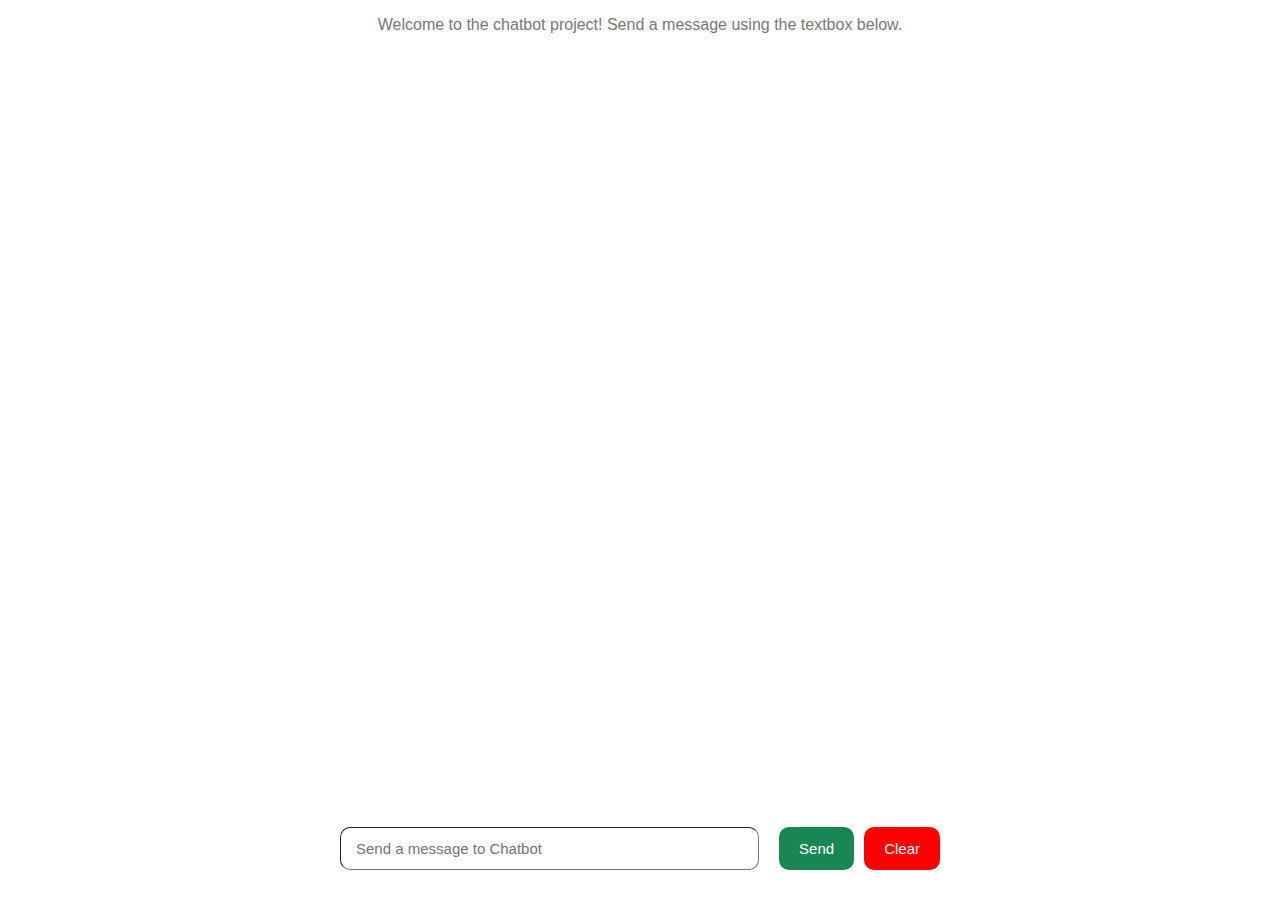
<file: chatbot-project/index.html>
<!doctype html>
<html lang="en">
  <head>
    <meta charset="UTF-8" />
    <link rel="icon" type="image/svg+xml" href="/chatbot-project/assets/robot-C7KxgfIL.png" />
    <meta name="viewport" content="width=device-width, initial-scale=1.0" />
    <title>Chatbot - A simple Chat assistant</title>
    <script type="module" crossorigin src="/chatbot-project/assets/index-BPwIa9PL.js"></script>
    <link rel="stylesheet" crossorigin href="/chatbot-project/assets/index-CFIcAGuX.css">
  </head>
  <body>
    <div id="root"></div>
  </body>
</html>
</file>
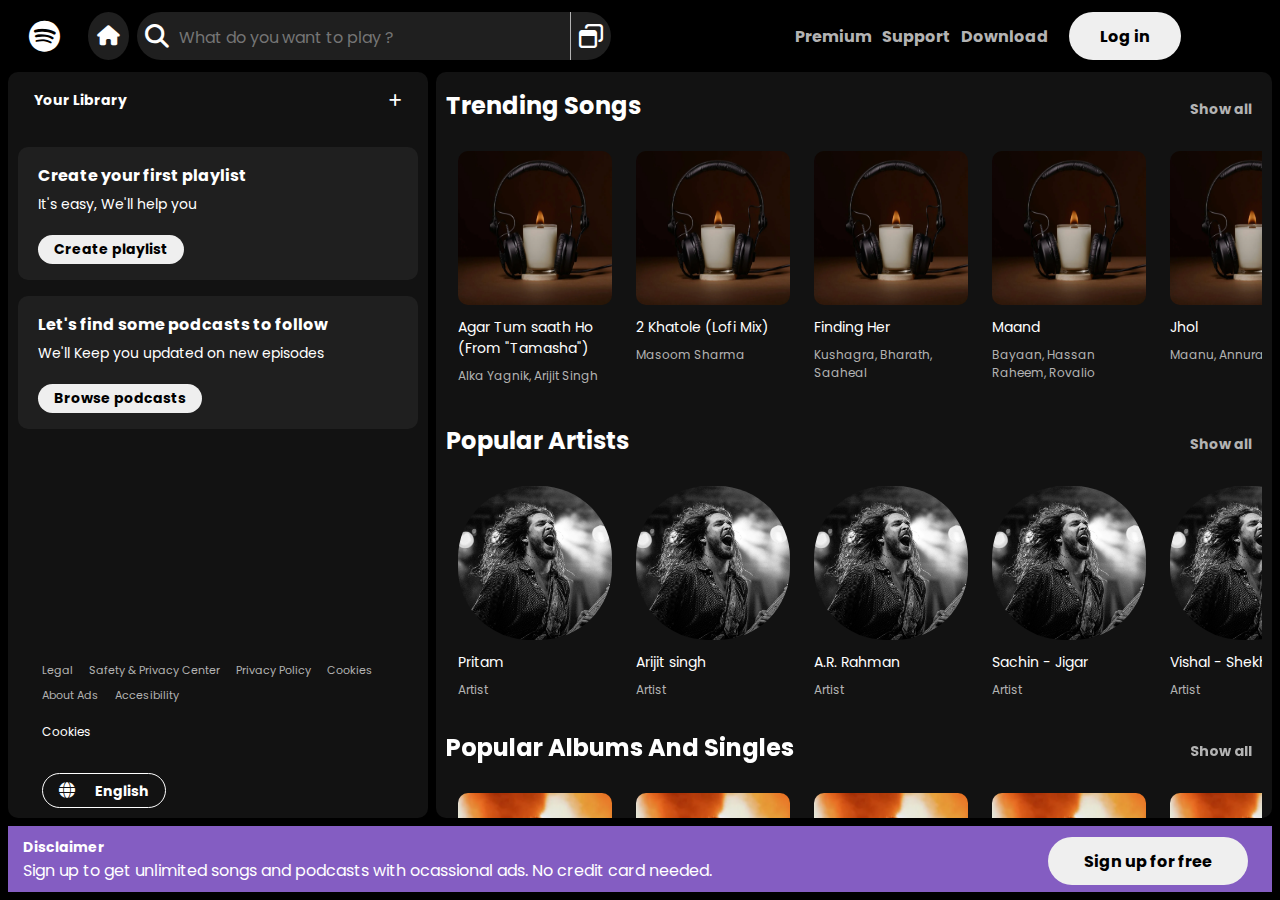
<file: music-ui/index.html>
<!DOCTYPE html>
<html lang="en">

    <head>
        <meta charset="UTF-8">
        <meta name="viewport" content="width=device-width, initial-scale=1.0">

        <link rel="stylesheet" href="https://cdnjs.cloudflare.com/ajax/libs/font-awesome/6.7.2/css/all.min.css" integrity="sha512-Evv84Mr4kqVGRNSgIGL/F/aIDqQb7xQ2vcrdIwxfjThSH8CSR7PBEakCr51Ck+w+/U6swU2Im1vVX0SVk9ABhg==" crossorigin="anonymous" referrerpolicy="no-referrer" />

        <link rel="stylesheet" href="styles.css">

        <link rel="icon" sizes="32x32" type="image/png" href="images/favicon.png"/>

        <title>Beatstream - Beatstream inspired UI clone</title>

    </head>

    <body>

        <header>
            
            <nav>
                <div class="logo-box">
                    <i class="fa-brands fa-spotify"></i>
                </div>

                <div class="left-header">

                    <div class="home-box">
                        <i class="fa-solid fa-house"></i>
                    </div>

                    <div class="search-box">

                        <div class="icons">
                            <i class="fa-solid fa-magnifying-glass"></i>
                        </div>

                        <div class="search-bar">
                            <input type="text" placeholder="What do you want to play &#63;">
                        </div>

                        <div class="icons browse">
                            <i class="fa-regular fa-window-restore"></i>
                        </div>
                    </div>

                </div>

                <div class="right-header">
                    <div class="texts">Premium</div>
                    <div class="texts">Support</div>
                    <div class="texts">Download</div>
                    <div class="texts spl">&#x7C;</div>
                    <div class="texts spl"><i class="fa-solid fa-circle-arrow-down"></i> Install App</div>
                    <div class="texts spl">Sign up</div>    
                    <button>Log in</button>
                </div>
            </nav>

        </header>

        <div class="hidden">
            <i class="fa-solid fa-bars"></i>
        </div>

        <div class="sidebar">

            <div class="library">
                Your Library 
                <i class="fa-solid fa-plus"></i>
            </div>

            <section class="upper-section">

                <section class="upper">
                    <span>Create your first playlist</span>
                    <span>It's easy, We'll help you</span>
                    <button>Create playlist</button>
                </section>
            
                <section class="upper">
                    <span>Let's find some podcasts to follow</span>
                    <span>We'll Keep you updated on new episodes</span>
                    <button>Browse podcasts</button>
                </section>

            </section>

            <div class="side-footer">
                <span>Legal</span>
                <span>Safety & Privacy Center</span>
                <span>Privacy Policy</span>
                <span>Cookies</span>
                <span>About Ads</span>
                <span>Accesibility</span>
                <div><span>Cookies</span></div>
                <button class="lang"><span><i class="fa-solid fa-globe"></i></span>English</button>
            </div>


        </div>

        <main>
            <div class="main-div">

                <section class="body-section">

                    <div class="title">
                        <a href="">Trending Songs</a>
                        <a href="">Show all</a>
                    </div>

                    <div class="songs">

                        <div class="song-box">

                            <div class="thumbnail">
                                <img src="images/music.png" alt="">
                            </div>

                            <div class="song-info">
                                <p>Agar Tum saath Ho (From "Tamasha")</p>
                                <p>Alka Yagnik, Arijit Singh</p>
                            </div>
                        
                        </div>

                        <div class="song-box">

                            <div class="thumbnail">
                                <img src="images/music.png" alt="">
                            </div>

                            <div class="song-info">
                                <p>2 Khatole (Lofi Mix)</p>
                                <p>Masoom Sharma</p>
                            </div>
                        
                        </div>

                        <div class="song-box">

                            <div class="thumbnail">
                                <img src="images/music.png" alt="">
                            </div>

                            <div class="song-info">
                                <p>Finding Her</p>
                                <p>Kushagra, Bharath, Saaheal</p>
                            </div>
                        
                        </div>

                        <div class="song-box">

                            <div class="thumbnail">
                                <img src="images/music.png" alt="">
                            </div>

                            <div class="song-info">
                                <p>Maand</p>
                                <p>Bayaan, Hassan Raheem, Rovalio</p>
                            </div>
                        
                        </div>

                        <div class="song-box">

                            <div class="thumbnail">
                                <img src="images/music.png" alt="">
                            </div>

                            <div class="song-info">
                                <p>Jhol</p>
                                <p>Maanu, Annural Khalid</p>
                            </div>
                        
                        </div>

                        <div class="song-box">

                            <div class="thumbnail">
                                <img src="images/music.png" alt="">
                            </div>

                            <div class="song-info">
                                <p>Pal Pal</p>
                                <p>Afusic, AliSoomroMusic</p>
                            </div>
                        
                        </div>

                    </div>                

                </section>

                <section class="body-section">

                    <div class="title">
                        <a href="">Popular Artists</a>
                        <a href="">Show all</a>
                    </div>

                    <div class="songs">

                        <div class="song-box-special">

                            <div class="thumbnail artist">
                                <img src="images/artist.png" alt="">
                            </div>

                            <div class="song-info">
                                <p>Pritam</p>
                                <p>Artist</p>
                            </div>
                        
                        </div>

                        <div class="song-box-special">

                            <div class="thumbnail artist">
                                <img src="images/artist.png" alt="">
                            </div>

                            <div class="song-info">
                                <p>Arijit singh</p>
                                <p>Artist</p>
                            </div>
                        
                        </div>

                        <div class="song-box-special">

                            <div class="thumbnail artist">
                                <img src="images/artist.png" alt="">
                            </div>

                            <div class="song-info">
                                <p>A.R. Rahman</p>
                                <p>Artist</p>
                            </div>
                        
                        </div>

                        <div class="song-box-special">

                            <div class="thumbnail artist">
                                <img src="images/artist.png" alt="">
                            </div>

                            <div class="song-info">
                                <p>Sachin - Jigar</p>
                                <p>Artist</p>
                            </div>
                        
                        </div>

                        <div class="song-box-special">

                            <div class="thumbnail artist">
                                <img src="images/artist.png" alt="">
                            </div>

                            <div class="song-info">
                                <p>Vishal - Shekhar</p>
                                <p>Artist</p>
                            </div>
                        
                        </div>

                        <div class="song-box-special">

                            <div class="thumbnail artist">
                                <img src="images/artist.png" alt="">
                            </div>

                            <div class="song-info">
                                <p>Atif Aslam</p>
                                <p>Artist</p>
                            </div>
                        
                        </div>
                        
                    </div>                

                </section>

                <section class="body-section">

                    <div class="title">
                        <a href="">Popular Albums And Singles</a>
                        <a href="">Show all</a>
                    </div>

                    <div class="songs">

                        <div class="song-box">

                            <div class="thumbnail">
                                <img src="images/popular.png" alt="">
                            </div>

                            <div class="song-info">
                                <p>Ye Jawaani Hai Deewani</p>
                                <p>Pritam</p>
                            </div>
                        
                        </div>

                        <div class="song-box">

                            <div class="thumbnail">
                                <img src="images/popular.png" alt="">
                            </div>

                            <div class="song-info">
                                <p>Sanam Teri Kasam (Original Motion.....</p>
                                <p>Himesh Reshamiya, Sameer Anjaan, Subrat...</p>
                            </div>
                        
                        </div>

                        <div class="song-box">

                            <div class="thumbnail">
                                <img src="images/popular.png" alt="">
                            </div>

                            <div class="song-info">
                                <p>Finding Her</p>
                                <p>Kushagra, Bharath, Saaheal</p>
                            </div>
                        
                        </div>

                        <div class="song-box">

                            <div class="thumbnail">
                                <img src="images/popular.png" alt="">
                            </div>

                            <div class="song-info">
                                <p>Aashiqui 2</p>
                                <p>Mithoon, Ankit Tiwari, Jeet Gannguli</p>
                            </div>
                        
                        </div>

                        <div class="song-box">

                            <div class="thumbnail">
                                <img src="images/popular.png" alt="">
                            </div>

                            <div class="song-info">
                                <p>Glory</p>
                                <p>Yo Yo Honey Singh</p>
                            </div>
                        
                        </div>

                        <div class="song-box">

                            <div class="thumbnail">
                                <img src="images/popular.png" alt="">
                            </div>

                            <div class="song-info">
                                <p>Raanjhan (From "Do Patti")</p>
                                <p>Sachet-Parampara, Parampara Tandon, ... </p>
                            </div>
                        
                        </div>

                    </div>                

                </section>

                <section class="body-section">

                    <div class="title">
                        <a href="">Popular radio</a>
                        <a href="">Show all</a>
                    </div>

                    <div class="songs">

                        <div class="song-box-special">

                            <div class="thumbnail">
                                <img src="images/radio.png" alt="">
                            </div>

                            <div class="song-info-radio">
                                <p>with Sachin Jigar, Amit Trivedi, mithoo...</p>
                            </div>
                        
                        </div>

                        <div class="song-box-special">

                            <div class="thumbnail">
                                <img src="images/radio.png" alt="">
                            </div>

                            <div class="song-info-radio">
                                <p>With A.R. Rahman, vishal-Shekhar, Ajay...</p>
                            </div>
                        
                        </div>

                        <div class="song-box-special">

                            <div class="thumbnail">
                                <img src="images/radio.png" alt="">
                            </div>

                            <div class="song-info-radio">
                                <p>With Karan Aujla, Shubh, Sidhu Moosw...</p>
                            </div>
                        
                        </div>

                        <div class="song-box-special">

                            <div class="thumbnail">
                                <img src="images/radio.png" alt="">
                            </div>

                            <div class="song-info-radio">
                                <p>With S.Janki, Annamayya....</p>
                            </div>
                        
                        </div>

                        <div class="song-box-special">

                            <div class="thumbnail">
                                <img src="images/radio.png" alt="">
                            </div>

                            <div class="song-info-radio">
                                <p>With Armaan Malik, Mohit Chauhan, Atif...</p>
                            </div>
                        
                        </div>

                        <div class="song-box-special">

                            <div class="thumbnail">
                                <img src="images/radio.png" alt="">
                            </div>

                            <div class="song-info-radio">
                                <p>With Varinder Brar, Shubh, AP Dhillon an...</p>
                            </div>
                        
                        </div>

                    </div>                

                </section>

                <section class="body-section">

                    <div class="title">
                        <a href="">Featured Charts</a>
                        <a href="">Show all</a>
                    </div>

                    <div class="songs">

                        <div class="song-box-special">

                            <div class="thumbnail">
                                <img src="images/chart.png" alt="">
                            </div>

                            <div class="song-info-radio">
                                <p>Your weekly update of the most played....</p>
                            </div>
                        
                        </div>

                        <div class="song-box-special">

                            <div class="thumbnail">
                                <img src="images/chart.png" alt="">
                            </div>

                            <div class="song-info-radio">
                                <p>Your weekly update of the most played....</p>
                            </div>
                        
                        </div>

                        <div class="song-box-special">

                            <div class="thumbnail">
                                <img src="images/chart.png" alt="">
                            </div>

                            <div class="song-info-radio">
                                <p>Your weekly update of the most played....</p>
                            </div>
                        
                        </div>

                        <div class="song-box-special">

                            <div class="thumbnail">
                                <img src="images/chart.png" alt="">
                            </div>

                            <div class="song-info-radio">
                                <p>Your weekly update of the most played....</p>
                            </div>
                        
                        </div>

                        <div class="song-box-special">

                            <div class="thumbnail">
                                <img src="images/chart.png" alt="">
                            </div>

                            <div class="song-info-radio">
                                <p>Your daily update of the most viral tracks...</p>
                            </div>
                        
                        </div>

                        <div class="song-box-special">

                            <div class="thumbnail">
                                <img src="images/chart.png" alt="">
                            </div>

                            <div class="song-info-radio">
                                <p>Your daily update of the most viral tracks...</p>
                            </div>
                        
                        </div>

                    </div>                

                </section>

                <section class="body-section">

                    <div class="title">
                        <a href="">India's Best</a>
                        <a href="">Show all</a>
                    </div>

                    <div class="songs">

                        <div class="song-box-special">

                            <div class="thumbnail">
                                <img src="images/india.png" alt="">
                            </div>

                            <div class="song-info-radio">
                                <p>Check out the songs Chennai is vibing to!</p>
                            </div>
                        
                        </div>

                        <div class="song-box-special">

                            <div class="thumbnail">
                                <img src="images/india.png" alt="">
                            </div>

                            <div class="song-info-radio">
                                <p>Check out the songs Delhi is vibing to!</p>
                            </div>
                        
                        </div>

                        <div class="song-box-special">

                            <div class="thumbnail">
                                <img src="images/india.png" alt="">
                            </div>

                            <div class="song-info-radio">
                                <p>Check out the songs Punjab is vibing to!</p>
                            </div>
                        
                        </div>

                        <div class="song-box-special">

                            <div class="thumbnail">
                                <img src="images/india.png" alt="">
                            </div>

                            <div class="song-info-radio">
                                <p>Check out the songs Rajsthan is vibing to!</p>
                            </div>
                        
                        </div>

                        <div class="song-box-special">

                            <div class="thumbnail">
                                <img src="images/india.png" alt="">
                            </div>

                            <div class="song-info-radio">
                                <p>Bollywood Central, jab baje toh seedha...</p>
                            </div>
                        
                        </div>

                        <div class="song-box-special">

                            <div class="thumbnail">
                                <img src="images/india.png" alt="">
                            </div>

                            <div class="song-info-radio">
                                <p>India's Rap Scene. Cover Badshah</p>
                            </div>
                        
                        </div>

                    </div>                

                </section>

                <div class="body-footer">
                    <div>
                        <ul>
                            <li class="list-heads">Company</li>
                            <li>About</li>
                            <li>Jobs</li>
                            <li>For the Record</li>
                        </ul>
                    </div>

                    <div>
                        <ul>
                            <li class="list-heads">Communities</li>
                            <li>For Artists</li>
                            <li>Devlopers</li>
                            <li>Advertising</li>
                            <li>Investors</li>
                            <li>Vendors</li>
                        </ul>
                    </div>

                    <div>
                        <ul>
                            <li class="list-heads">Useful links</li>
                            <li>Support</li>
                            <li>Free Mobile App</li>
                        </ul>
                    </div>

                    <div>
                        <ul>
                            <li class="list-heads">Beatstream Plans</li>
                            <li>Premium Individual</li>
                            <li>Premium Duo</li>
                            <li>Premium Family</li>
                            <li>Premium Students</li>
                            <li>Beatstream Free</li>
                        </ul>
                    </div>
                    
                    <div class="social-media">
                        <div class="sm-buttons"><i class="fa-brands fa-instagram"></i></div>
                        <div class="sm-buttons"><i class="fa-brands fa-twitter"></i></div>
                        <div class="sm-buttons"><i class="fa-brands fa-facebook"></i></div>                        
                    </div>
                </div>

                <div class="seperation">
                    
                </div>

                <p class="copyright"><i class="fa-solid fa-copyright"></i> 2025 Beatstream AB</p>
            </div>
        </main>

        <footer>
            <div class="footer-content">
                <div class="footer-text">
                    <p>Disclaimer</p>
                    <p>Sign up to get unlimited songs and podcasts with ocassional ads. No credit card needed.</p>
                </div>
                <button>Sign up for free</button>
            </div>
        </footer>
        
    </body>

</html>
</file>
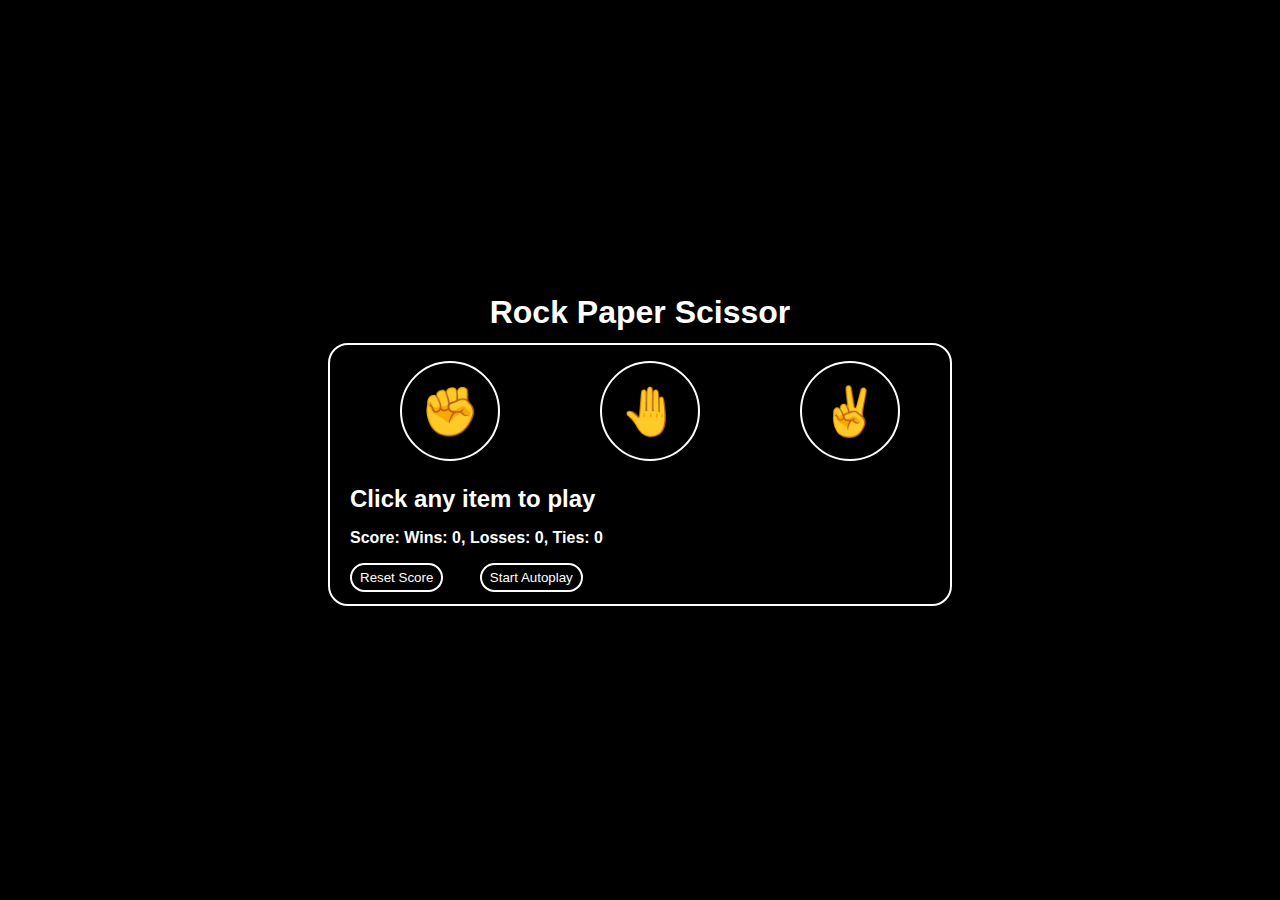
<file: rock-paper-scissor/index.html>
<!DOCTYPE html>
<html lang="en">

    <head>
        <meta charset="UTF-8">
        <meta name="viewport" content="width=device-width, initial-scale=1.0">

    <title>Rock Paper Scissor</title>

    <link rel="stylesheet" href="style.css">

    </head>

    <body>
    
        <div class="container">
            <div class="heading">Rock Paper Scissor</div>
            <div class="main-box">
                <div class="button-boxes">
                    <button class="rock-button  buttons js-rock-button">✊</button>
                    <button class="paper-button buttons js-paper-button">🤚</button>
                    <button class="scissor-button buttons js-scissor-button">✌️</button>
                </div>

                <div class="result-div">
                    <p>Click any item to play</p>
                </div>

                <div class="moves"></div>

                <div class="score-container">
                    <p>Score: Wins: 0, Losses: 0, Ties: 0</p>
                </div>

                <div class="operational-buttons">
                    <button class="reset-button">Reset Score</button>
                    <button class="autoplay-button">Start Autoplay</button>
                </div>

                <div class="warning-div">    
                </div>

                <div class="confirmation-div"></div>
            </div>

        </div>
    
        <script src="script.js"></script>
    </body>

</html>
</file>
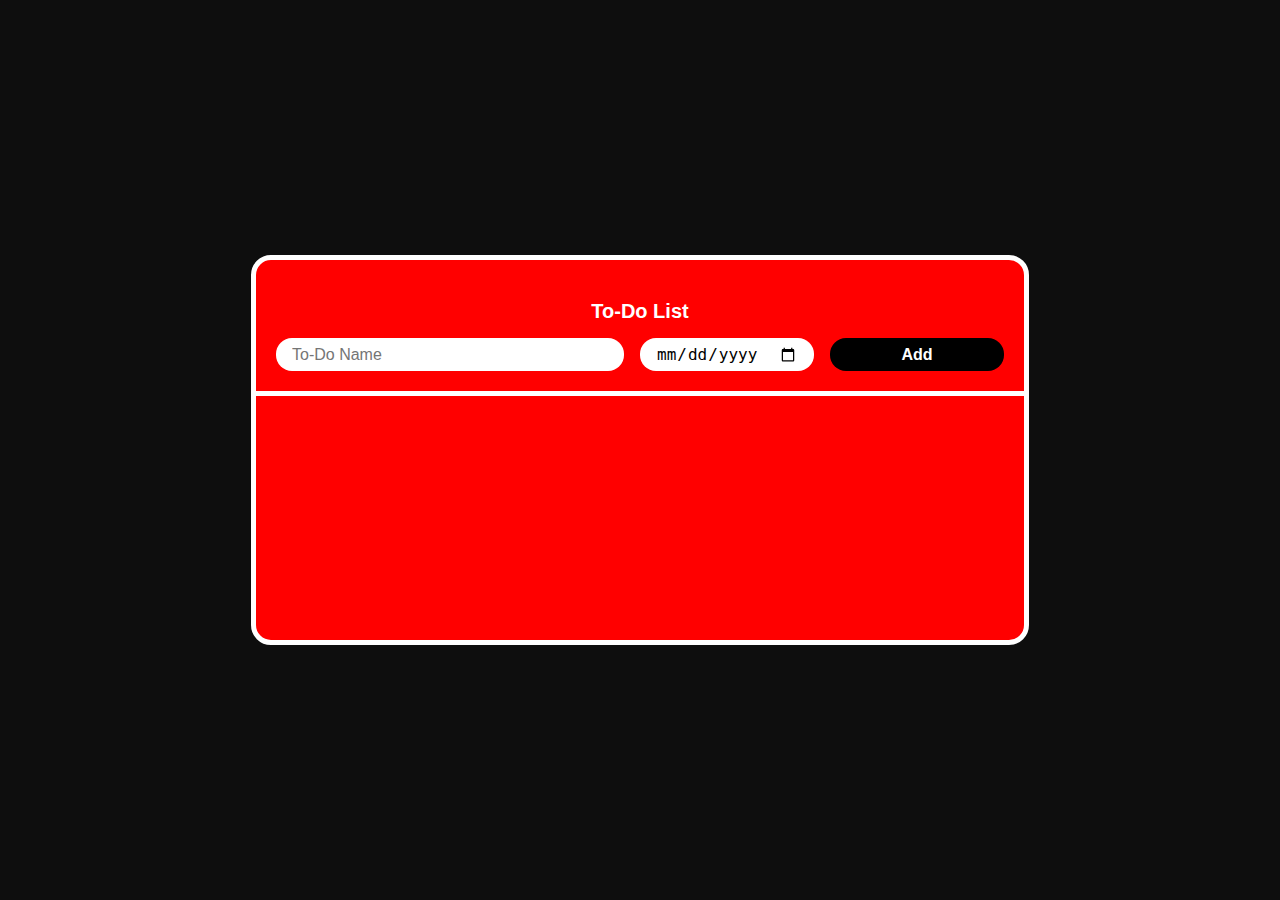
<file: to-do/index.html>
<!DOCTYPE html>
<html lang="en">

    <head>
        <meta charset="UTF-8">
        <meta name="viewport" content="width=device-width, initial-scale=1.0">

        <title>TO-DO List</title>

        <link rel="stylesheet" href="todo.css">
    </head>


    <body>
      
        <div id="main-content">
            
            <div class="upper">

                <p class="title">To-Do List </p>
                
                <div class="input-grid">

                    <input type="text" 
                    placeholder="To-Do Name" 
                    class="js-name-input name-input" 
                    onkeydown=" handleKeydown(event) 
                    ">
            
                    <input type="date"
                    class="js-dueDate-input dueDate-input"
                    onkeydown=" handleKeydown(event)"
                    >
            
                    <button class="js-addTodo-button">Add</button>

                </div>

            </div>

            <div class="seperation">

            </div>
    
            <div class="js-todolist todo-grid">
                        
            </div>

        </div>
          
      <script src="todo.js"></script>
    </body>

</html>
</file>
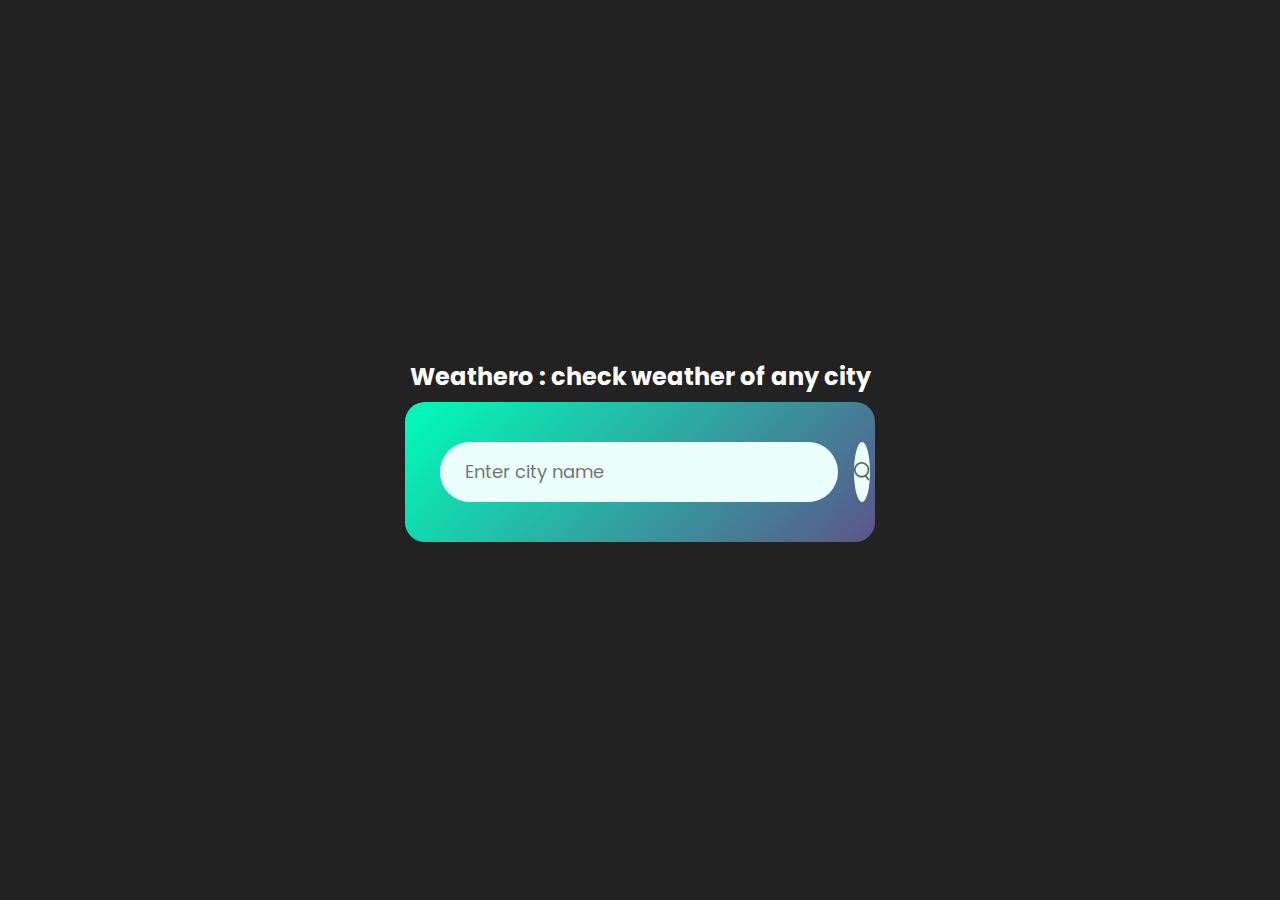
<file: weather-app/index.html>
<!DOCTYPE html>
<html lang="en">
<head>
    <meta charset="UTF-8">
    <meta name="viewport" content="width=device-width, initial-scale=1.0">
    <title>Weathero : THe ultimate Weather app</title>

    <link rel="stylesheet" href="style.css">
    <link rel="icon" href="images/weathero-favicon.png">

</head>
    <body>
        <div class="title-div">
            <h1>Weathero : check weather of any city</h1>
        </div>
        <div class="card">
            <div class="search">
                <input type="text" placeholder="Enter city name" spellcheck="false">
                <button><img src="images/search.png" alt=""></button>
            </div>
            <div class="error">
                <p>Invalid City name!....</p>
                <p class="warning">Please enter a valid city name.</p>
            </div>
            <div class="weather">
    
                <img src="images/rain.png" class="weather-icon" alt="">
                <h1 class="temp">22&deg;C</h1>
                <h2 class="city">New York</h2>

                <div class="details">

                    <div class="col">
                        <img src="images/humidity.png" alt="">
                        <div>
                            <p class="humidity">50%</p>
                            <p>Humidity</p>
                        </div>
                    </div>

                    <div class="col">
                        <img src="images/wind.png" alt="">
                        <div>
                            <p class="wind">15km/h</p>
                            <p>Wind Speed</p>
                        </div>
                    </div>
                </div>
            </div>
        </div>

        <script src="script.js"></script>
    </body>
</html>
</file>
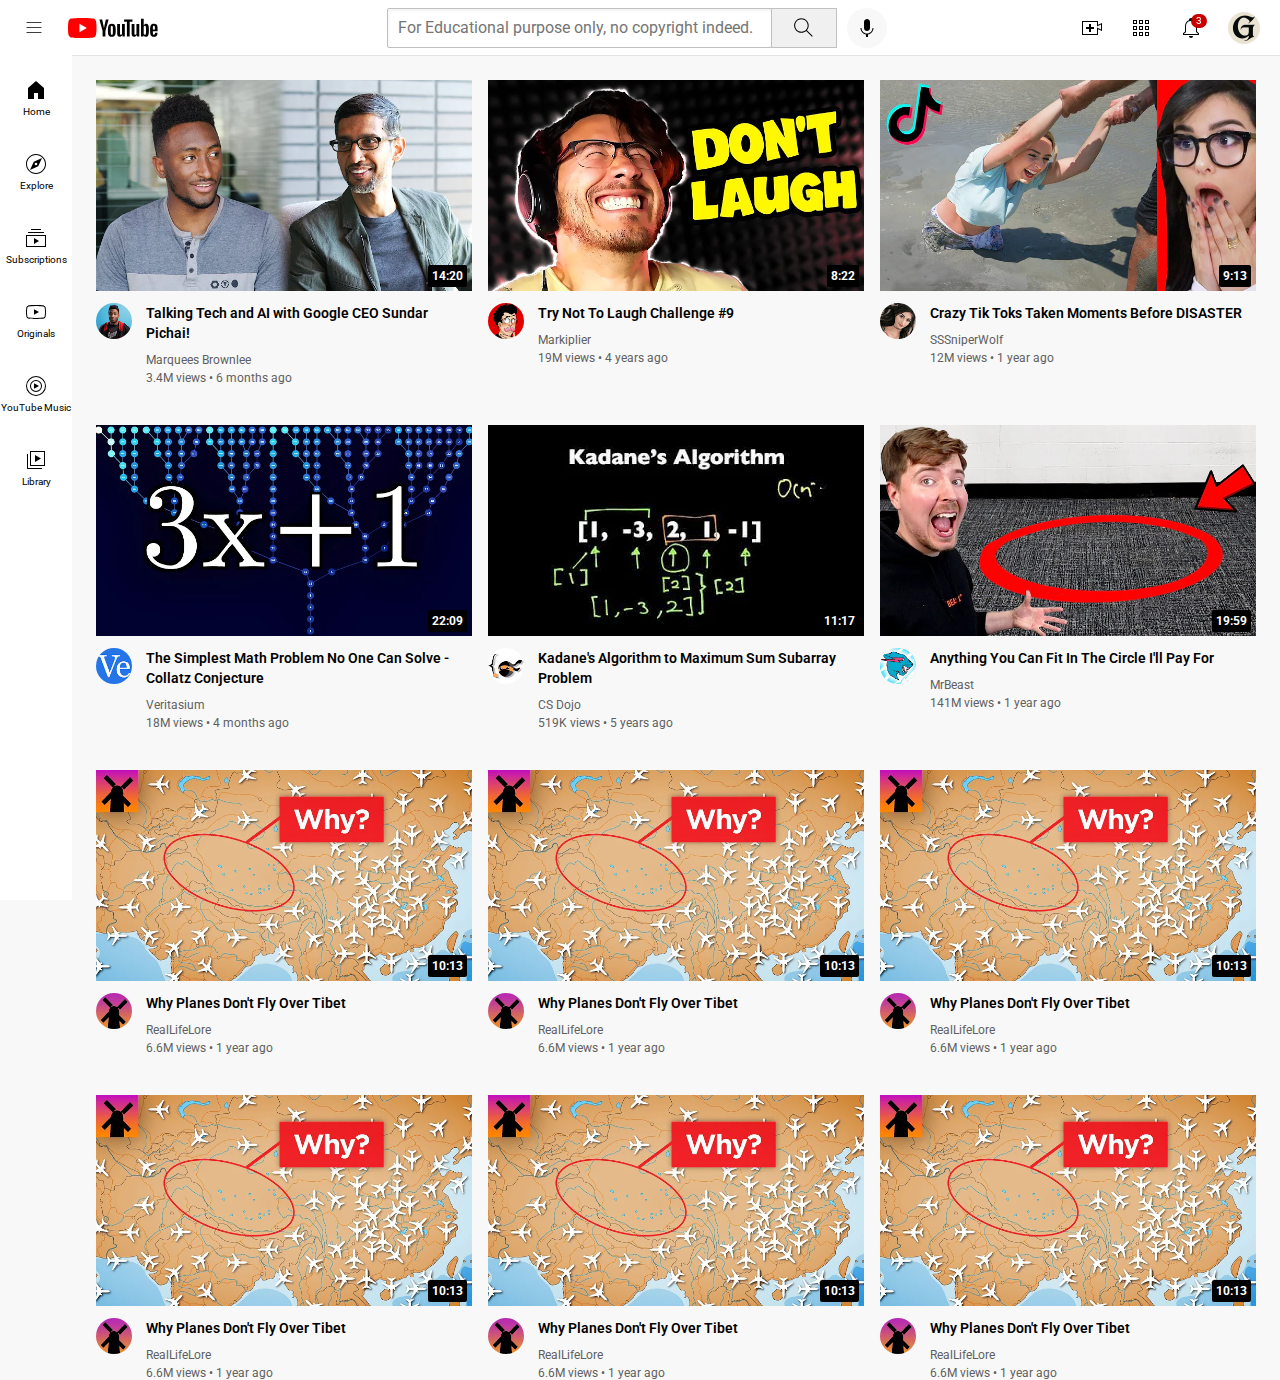
<file: yt-clone-ui/index.html>
<!DOCTYPE html>
<html lang="en">
    <head>
        <meta charset="UTF-8">
        <meta name="viewport" content="width=device-width, initial-scale=1.0">
        
        <title>Clone youtube - for educational purposes</title>
        <link rel="preconnect" href="https://fonts.googleapis.com">
        <link rel="preconnect" href="https://fonts.gstatic.com" crossorigin>
        <link href="https://fonts.googleapis.com/css2?family=Montserrat:ital,wght@0,100..900;1,100..900&family=Roboto:ital@0;1&display=swap" rel="stylesheet">
        
        <link rel="stylesheet" href="css/general.css">
        <link rel="stylesheet" href="css/header.css">
        <link rel="stylesheet" href="css/video.css">
        <link rel="stylesheet" href="css/sidebar.css">
        
    </head>

    <body>
        <header>

            <div class="header">
                <div class="left-section">
                    <img class="hamburger-menu" src="logos/three dot.svg" alt="">
                    <img class="youtube-logo" src="logos/youtube-logo.svg" alt="">
                </div>
    
                <div class="middle-section">
                    <input class="search-bar" type="text" placeholder="For Educational purpose only, no copyright indeed.">
                    <button class="search-button">
                        <img class="search-icon" src="logos/search.svg" alt="">
                        <div class="tooltip">Search</div>
                    </button>
    
                    <button class="voice-search-button">
                        <img class="voice-search-icon" src="logos/voice-search-icon.svg" alt="">
                        <div class="tooltip">Search with your voice</div>
                    </button>
                </div>
    
                <div class="right-section">
                    <div class="upload-icon-container">
                        <img class="upload-icon" src="logos/upload.svg" alt="">
                        <div class="tooltip">Create</div>
                    </div>
    
                    <div class="yt-apps-icon-container">
                        <img class="youtube-apps-icon" src="logos/youtube-apps.svg" alt="">
                        <div class="tooltip">Youtube apps</div>
                    </div>
    
                    <div class="notifications-icon-container">
                        <img class="notifications-icon" src="logos/notifications.svg" alt="">
                        <div class="notification-count">
                            3
                        </div>
                        <div class="tooltip">notifications</div>
                    </div>
                    
                    <img class="current-user-icon" src="logos/my-channel.png" alt="">
                </div>
            </div>

        </header>
        

        <nav>

            <div class="sidebar">
    
                <div class="sidebar-link">
                    <img src="sidebar-logos/home.svg" alt="">
                    <div>Home</div>
                </div>
                
                <div class="sidebar-link">
                    <img src="sidebar-logos/explore.svg" alt="">
                    <div>Explore</div>
                </div>
    
                <div class="sidebar-link">
                    <img src="sidebar-logos/subscriptions.svg" alt="">
                    <div>Subscriptions</div>
                </div>
    
                <div class="sidebar-link">
                    <img src="sidebar-logos/originals.svg" alt="">
                    <div>Originals</div>
                </div>
                
                <div class="sidebar-link">
                    <img src="sidebar-logos/youtube-music.svg" alt="">
                    <div>YouTube Music</div>
                </div>
    
                <div class="sidebar-link">
                    <img src="sidebar-logos/library.svg" alt="">
                    <div>Library</div>
                </div>
    
            </div>

        </nav>

        <main>

            <section class="video-grid">
                <div class="video-preview">
    
                    <div class="thumbnail-row">

                        <a href="https://www.youtube.com/watch?v=n2RNcPRtAiY">
                            <img class="thumbnail" src="images/thumb1.png" alt="">
                        </a>

                        <div class="video-time">
                            14:20
                        </div>
                    </div>
            
                    <div class="video-info-grid">
                        <div class="channel-picture">
                            <a href="https://www.youtube.com/@mkbhd">
                                <img class="profile-picture" src="pfp/pfp1.jpeg" alt="">
                            </a>

                        </div>
                        <div class="video-info">
                            <a href="https://www.youtube.com/watch?v=n2RNcPRtAiY">
                                <p class="video-title">
                                    Talking Tech and AI with Google CEO Sundar Pichai!
                                </p>
                            </a>

                            <a href="https://www.youtube.com/@mkbhd">
                                <p class="video-author">
                                    Marquees Brownlee
                                </p>
                            </a>
                            
                            
                            <p class="video-stats">
                                3.4M views &bull; 6 months ago
                            </p>
                            
                        </div>
                    </div>
                </div>
        
        
                <div class="video-preview">
        
                    <div class="thumbnail-row">
                        <a href="https://www.youtube.com/watch?v=mP0RAo9SKZk">
                            <img class="thumbnail" src="images/thumb2.png" alt="">
                        </a>
                        <div class="video-time">
                            8:22
                        </div>
                    </div>
            
                    <div class="video-info-grid">
                        <div class="channel-picture">
                            <a href="https://www.youtube.com/@markiplier">
                                <img class="profile-picture" src="pfp/pfp2.jpeg" alt="">
                            </a>
                        </div>
                        <div class="video-info">
                            
                            <a href="https://www.youtube.com/watch?v=mP0RAo9SKZk">
                                <p class="video-title">
                                    Try Not To Laugh Challenge #9
                                </p>
                            </a>

                            <a href="https://www.youtube.com/@markiplier">
                                <p class="video-author">
                                    Markiplier
                                </p>
                            </a>
                            

                            
                            <p class="video-stats">
                                19M views &bull; 4 years ago
                            </p>
                            
                        </div>
                    </div>
                </div>
    
                <div class="video-preview">
    
                    <div class="thumbnail-row">
                        <a href="https://www.youtube.com/watch?v=FgjPQQeTh1w">
                            <img class="thumbnail" src="images/thumb3.png" alt="">
                        </a>
                        <div class="video-time">
                            9:13
                        </div>
                    </div>
            
                    <div class="video-info-grid">
                        <div class="channel-picture">
                            <a href="https://www.youtube.com/@SSSniperWolf">
                                <img class="profile-picture" src="pfp/pfp3.jpeg" alt="">
                            </a>
                        </div>
                        <div class="video-info">
                            
                            <a href="https://www.youtube.com/watch?v=FgjPQQeTh1w">                                
                                <p class="video-title">
                                    Crazy Tik Toks Taken Moments Before DISASTER
                                </p>
                            </a>

                            <a href="https://www.youtube.com/@SSSniperWolf">
                                <p class="video-author">
                                    SSSniperWolf
                                </p>
                            </a>
                                                        
                            <p class="video-stats">
                                12M views &bull; 1 year ago
                            </p>
                            
                        </div>
                    </div>
                </div>
    
                <div class="video-preview">
        
                    <div class="thumbnail-row">
                        <a href="https://www.youtube.com/watch?v=094y1Z2wpJg">
                            <img class="thumbnail" src="images/thumb4.png" alt="">
                        </a>
                        <div class="video-time">
                            22:09
                        </div>
                    </div>
            
                    <div class="video-info-grid">
                        <div class="channel-picture">
                            <a href="https://www.youtube.com/@Veritasium">
                                <img class="profile-picture" src="pfp/pfp4.jpeg" alt="">
                            </a>
                        </div>

                        <div class="video-info">

                            <a href="https://www.youtube.com/watch?v=094y1Z2wpJg">    
                                <p class="video-title">
                                    The Simplest Math Problem No One Can Solve - Collatz Conjecture
                                </p>
                            </a>

                            <a href="https://www.youtube.com/@Veritasium">                                
                                <p class="video-author">
                                    Veritasium
                                </p>
                            </a>
                            
                            
                            
                            <p class="video-stats">
                                18M views &bull; 4 months ago
                            </p>
                            
                        </div>
                    </div>
                </div>
    
                <div class="video-preview">
    
                    <div class="thumbnail-row">
                        <a href="https://www.youtube.com/watch?v=86CQq3pKSUw">
                            <img class="thumbnail" src="images/thumb5.png" alt="">
                        </a>
                        <div class="video-time">
                            11:17
                        </div>
                    </div>
            
                    <div class="video-info-grid">
                        <a href="https://www.youtube.com/@CSDojo">
                            <img class="profile-picture" src="pfp/pfp5.jpeg" alt="">
                        </a>
                        <div class="video-info">
                            <a href="https://www.youtube.com/watch?v=86CQq3pKSUw">                               
                                <p class="video-title">
                                    Kadane's Algorithm to Maximum Sum Subarray Problem
                                </p>
                            </a>

                            <a href="https://www.youtube.com/@CSDojo">
                                <p class="video-author">
                                    CS Dojo
                                </p>
                            </a>
                            
                            
                            <p class="video-stats">
                                519K views &bull; 5 years ago
                            </p>
                            
                        </div>
                    </div>
                </div>
                
                <div class="video-preview">
        
                    <div class="thumbnail-row">
                        <a href="https://www.youtube.com/watch?v=yXWw0_UfSFg&t=3s">
                            <img class="thumbnail" src="images/thumb6.png" alt="">
                        </a>
                        <div class="video-time">
                            19:59
                        </div>
                    </div>
            
                    <div class="video-info-grid">
                        <div class="channel-picture">
                            <a href="https://www.youtube.com/@MrBeast">
                                <img class="profile-picture" src="pfp/pfp6.jpeg" alt="">
                            </a>
                        </div>
                        <div class="video-info">
                            
                            <a href="https://www.youtube.com/watch?v=yXWw0_UfSFg&t=3s">
                                <p class="video-title">
                                    Anything You Can Fit In The Circle I'll Pay For
                                </p>
                            </a>

                            <a href="https://www.youtube.com/@MrBeast">                                
                                <p class="video-author">
                                    MrBeast
                                </p>
                            </a>
                            
                            
                            <p class="video-stats">
                                141M views &bull; 1 year ago
                            </p>
                            
                        </div>
                    </div>
                </div>

                <div class="video-preview">
        
                    <div class="thumbnail-row">
                        <a href="https://www.youtube.com/watch?v=fNVa1qMbF9Y">
                            <img class="thumbnail" src="images/thumb7.png" alt="">
                        </a>
                        <div class="video-time">
                            10:13
                        </div>
                    </div>
            
                    <div class="video-info-grid">
                        <div class="channel-picture">
                            <a href="https://www.youtube.com/@RealLifeLore">
                                <img class="profile-picture" src="pfp/pfp7.jpeg" alt="">
                            </a>
                        </div>
                        <div class="video-info">
                            
                            <a href="https://www.youtube.com/watch?v=fNVa1qMbF9Y">
                                <p class="video-title">                                    
                                    Why Planes Don't Fly Over Tibet
                                </p>
                            </a>

                            <a href="https://www.youtube.com/@RealLifeLore">                                
                                <p class="video-author">
                                    RealLifeLore
                                </p>
                            </a>
                            
                            
                            <p class="video-stats">
                                6.6M views &bull; 1 year ago
                            </p>
                            
                        </div>
                    </div>
                </div>
                
                <div class="video-preview">
        
                    <div class="thumbnail-row">
                        <a href="https://www.youtube.com/watch?v=fNVa1qMbF9Y">
                            <img class="thumbnail" src="images/thumb7.png" alt="">
                        </a>
                        <div class="video-time">
                            10:13
                        </div>
                    </div>
            
                    <div class="video-info-grid">
                        <div class="channel-picture">
                            <a href="https://www.youtube.com/@RealLifeLore">
                                <img class="profile-picture" src="pfp/pfp7.jpeg" alt="">
                            </a>
                        </div>
                        <div class="video-info">
                            
                            <a href="https://www.youtube.com/watch?v=fNVa1qMbF9Y">
                                <p class="video-title">                                    
                                    Why Planes Don't Fly Over Tibet
                                </p>
                            </a>

                            <a href="https://www.youtube.com/@RealLifeLore">                                
                                <p class="video-author">
                                    RealLifeLore
                                </p>
                            </a>
                            
                            
                            <p class="video-stats">
                                6.6M views &bull; 1 year ago
                            </p>
                            
                        </div>
                    </div>
                </div>

                <div class="video-preview">
        
                    <div class="thumbnail-row">
                        <a href="https://www.youtube.com/watch?v=fNVa1qMbF9Y">
                            <img class="thumbnail" src="images/thumb7.png" alt="">
                        </a>
                        <div class="video-time">
                            10:13
                        </div>
                    </div>
            
                    <div class="video-info-grid">
                        <div class="channel-picture">
                            <a href="https://www.youtube.com/@RealLifeLore">
                                <img class="profile-picture" src="pfp/pfp7.jpeg" alt="">
                            </a>
                        </div>
                        <div class="video-info">
                            
                            <a href="https://www.youtube.com/watch?v=fNVa1qMbF9Y">
                                <p class="video-title">                                    
                                    Why Planes Don't Fly Over Tibet
                                </p>
                            </a>

                            <a href="https://www.youtube.com/@RealLifeLore">                                
                                <p class="video-author">
                                    RealLifeLore
                                </p>
                            </a>
                            
                            
                            <p class="video-stats">
                                6.6M views &bull; 1 year ago
                            </p>
                            
                        </div>
                    </div>
                </div>

                <div class="video-preview">
        
                    <div class="thumbnail-row">
                        <a href="https://www.youtube.com/watch?v=fNVa1qMbF9Y">
                            <img class="thumbnail" src="images/thumb7.png" alt="">
                        </a>
                        <div class="video-time">
                            10:13
                        </div>
                    </div>
            
                    <div class="video-info-grid">
                        <div class="channel-picture">
                            <a href="https://www.youtube.com/@RealLifeLore">
                                <img class="profile-picture" src="pfp/pfp7.jpeg" alt="">
                            </a>
                        </div>
                        <div class="video-info">
                            
                            <a href="https://www.youtube.com/watch?v=fNVa1qMbF9Y">
                                <p class="video-title">                                    
                                    Why Planes Don't Fly Over Tibet
                                </p>
                            </a>

                            <a href="https://www.youtube.com/@RealLifeLore">                                
                                <p class="video-author">
                                    RealLifeLore
                                </p>
                            </a>
                            
                            
                            <p class="video-stats">
                                6.6M views &bull; 1 year ago
                            </p>
                            
                        </div>
                    </div>
                </div>

                <div class="video-preview">
        
                    <div class="thumbnail-row">
                        <a href="https://www.youtube.com/watch?v=fNVa1qMbF9Y">
                            <img class="thumbnail" src="images/thumb7.png" alt="">
                        </a>
                        <div class="video-time">
                            10:13
                        </div>
                    </div>
            
                    <div class="video-info-grid">
                        <div class="channel-picture">
                            <a href="https://www.youtube.com/@RealLifeLore">
                                <img class="profile-picture" src="pfp/pfp7.jpeg" alt="">
                            </a>
                        </div>
                        <div class="video-info">
                            
                            <a href="https://www.youtube.com/watch?v=fNVa1qMbF9Y">
                                <p class="video-title">                                    
                                    Why Planes Don't Fly Over Tibet
                                </p>
                            </a>

                            <a href="https://www.youtube.com/@RealLifeLore">                                
                                <p class="video-author">
                                    RealLifeLore
                                </p>
                            </a>
                            
                            
                            <p class="video-stats">
                                6.6M views &bull; 1 year ago
                            </p>
                            
                        </div>
                    </div>
                </div>

                <div class="video-preview">
        
                    <div class="thumbnail-row">
                        <a href="https://www.youtube.com/watch?v=fNVa1qMbF9Y">
                            <img class="thumbnail" src="images/thumb7.png" alt="">
                        </a>
                        <div class="video-time">
                            10:13
                        </div>
                    </div>
            
                    <div class="video-info-grid">
                        <div class="channel-picture">
                            <a href="https://www.youtube.com/@RealLifeLore">
                                <img class="profile-picture" src="pfp/pfp7.jpeg" alt="">
                            </a>
                        </div>
                        <div class="video-info">
                            
                            <a href="https://www.youtube.com/watch?v=fNVa1qMbF9Y">
                                <p class="video-title">                                    
                                    Why Planes Don't Fly Over Tibet
                                </p>
                            </a>

                            <a href="https://www.youtube.com/@RealLifeLore">                                
                                <p class="video-author">
                                    RealLifeLore
                                </p>
                            </a>
                            
                            
                            <p class="video-stats">
                                6.6M views &bull; 1 year ago
                            </p>
                            
                        </div>
                    </div>
                </div>

            </section>

        </main>
    </body>

</html>
</file>
<file: chatbot-project/assets/index-CFIcAGuX.css>
body{font-family:Arial,Helvetica,sans-serif;margin:0}.send-button,.clear-button{background:#198754;border:none;color:#fff;padding:10px 20px;border-radius:10px;font-size:15px;margin-left:10px;cursor:pointer}.clear-button{background:red}.send-button:hover{background:#146942}.clear-button:hover{background:#a51212}.chat-input{padding:12px 15px;border-radius:10px;border-width:1px;font-size:15px;margin-right:10px;flex-grow:1}.chat-input-container{display:flex;margin-bottom:30px;margin-top:10px}.chat-message-user{display:flex;justify-content:end;align-items:start}.chat-message-robot{display:flex;justify-content:start;align-items:start}.chat-message-text{background-color:#eee;padding:15px 20px;border-radius:10px;margin:0 10px 20px;max-width:300px}.chat-message-profile{width:45px}.chat-message-time{font-size:12px;color:#7d7d7d;margin-top:5px;margin-bottom:-10px}.chat-messages-container{flex-grow:1;margin-top:20px;overflow:scroll;scrollbar-width:none;-ms-overflow-style:none}.app-container{max-width:600px;margin:auto;height:100vh;display:flex;flex-direction:column}.welcome-message{text-align:center;color:#787878}.loading-gif{height:30px}
</file>
<file: music-ui/styles.css>
@import url('https://fonts.googleapis.com/css2?family=Poppins:ital,wght@0,100;0,200;0,300;0,400;0,500;0,600;0,700;0,800;0,900;1,100;1,200;1,300;1,400;1,500;1,600;1,700;1,800;1,900&family=Roboto:ital,wght@0,100..900;1,100..900&display=swap');

*{
    margin: 0;
    border: 0;
    font-family: Poppins, Roboto, arial;
}

body{
    background-color: black;
}

header{
    position: fixed;
    top: 0;
    right: 0;
    left: 0;
    
    background-color: black;
    padding: 8px;
}

nav{
    height: 56px;

    display: flex;
    align-items: center;
}

.logo-box{
    height: 72px;
    width: 72px;

    font-size: 32px;
    color: white;

    display: flex;
    justify-content: center;
    align-items: center;
}

.left-header{
    display: flex;
    align-items: center;
    height: 100%;

    margin-right: 176px;
}

nav i{
    cursor: pointer;
}

.home-box{
    color: white;

    padding: 9px;

    font-size: 20px;
    background-color: rgb(31, 31, 31);

    border-radius: 50%;
    margin-left: 8px;
}

.search-box{
    background-color: #1f1f1f;
    color: white;
    margin: 0px 8px;

    width: 474px;
    height: 48px;
    display: flex;
    align-items: center;

    border-radius: 24px;
} 

.search-box i{
    font-size: 24px;
}

.icons{
    height: 48px;
    width: 48px;
    display: flex;
    align-items: center;
    justify-content: center;

}

.search-bar{
    height: 100%;
    width: 100%;
    
}

.search-bar input{
    width: 100%;
    height: 100%;
    background: transparent;
    font-size: 16px;
    outline: none;
    border: none;

    color: white;
}

.browse{
    border-left: 1px solid rgb(179, 179, 179);
}

.right-header{
    color: rgb(179, 179, 179);
    font-weight: 700;
    display: flex;
    gap: 10px;

    display: flex;
    align-items: center;
    justify-content: center;
    flex-wrap: nowrap;
}

.spl{
    font-size: 14px;
    margin: 0px 8px;
}

.right-header button{
    height: 48px;
    width: 112px;
    font-size: 16px;
    font-weight: 700;
    border-radius: 24px;
    cursor: pointer;
}

.right-header .texts{
    cursor: pointer;
}

.sidebar{
    background-color: rgb(18, 18, 18);

    position: fixed;
    top: 72px;
    left: 8px;
    bottom:82px;
    width: 400px;
    padding: 10px;

    border-radius: 10px;

    display: flex;
    flex-direction: column;

    overflow: hidden;
}

.sidebar button{
    cursor: pointer;
}

.library{
    font-size: 14px;
    color: white;
    font-weight: 700;
    padding: 8px 16px 20px 16px;
    display: flex;
    justify-content: space-between;
    align-items: center;
}

.upper{
    background-color: #1f1f1f;
    
    margin: 16px 0;
    padding: 16px 20px;

    display: flex;
    flex-direction: column;
    
    align-items: flex-start;
    border-radius: 10px;
}

.upper :nth-child(1){
    color: white;
    font-weight: 700;
    font-size: 16px;
    margin-bottom :6px;
}

.upper :nth-child(2){
    color: white;
    font-weight: 400;
    font-size: 14px;
}

.upper button{
    color: black;
    font-weight: 700;
    font-size: 14px;

    margin-top: 20px;
    padding: 4px 16px;

    border-radius: 16px;
}

.upper-section{
    overflow-y: auto;
    /* flex-grow: 1; */
    min-height: 150px;
}

.side-footer {
    padding: 0px 24px;

    position: relative;
    height: auto;
    
    margin-top: auto;
    
}


.side-footer span{
    font-size: 11px;
    font-weight: 400;
    color: rgb(179, 179, 179);
    margin-right: 12px;

    cursor: pointer;
}

.side-footer div{
    margin-top: 12px;
}

.side-footer div span{
    font-size: 12px;
    font-weight: 400;
    color: white;
    cursor: pointer;
}

.lang{
    font-size: 14px;
    font-weight: 700;

    padding: 4px 16px;
    margin-top: 30px;
    border-radius: 22px;
    background-color: inherit;
    color: white;

    border: 1px solid white;
}

.lang :first-child{
    margin-right: 10px;
    font-size: 16px;

    font-weight: 700;
    color: white;
}

main{
    background-color: rgb(18, 18, 18);
    position: fixed;
    top: 72px;
    bottom: 82px;
    left: 436px;
    right: 8px;
    border-radius: 10px;
}

footer{
    background-color: #845DC2;
    position: fixed;
    left: 8px;
    right: 8px;
    bottom: 8px;
    height: 66px;
}

.footer-content{
    margin: 11px 24px 7px 15px;
    color: white;

    display: flex;
    justify-content: space-between;
}

.footer-text :nth-child(1){
    font-weight: 700;
    font-size: 14px;
}

.footer-text :nth-child(2){
    font-weight: 400;
    font-size: 16px;
}

.footer-content button{
    font-size: 16px;
    font-weight: 700;
    color: black;

    /* padding: 0px 20px; */

    width: 200px;
    height: 48px;

    border-radius: 25px;
    cursor: pointer;
}

.main-div{
    margin: 0px 10px;
    height: 100%;

    overflow: hidden;
    overflow-y: auto;
}

.title{
    display: flex;
    justify-content: space-between;
    align-items: baseline;
    padding: 16px 0px;
}

.title :nth-child(1){
    font-size: 24px;
    font-weight: 700;
    color: white;
    text-decoration: none;
}

.title :nth-child(2){
    margin-right: 10px;
    font-size: 14px;
    font-weight: 700;
    color: rgb(179, 179, 179);
    text-decoration: none;
}

.songs{
    display: flex;
    justify-content: space-between;
}

.song-box, .song-box-special{
    display: flex;
    height: 256px;
    width: 154px;
    padding: 12px 12px 0px 12px;
    flex-direction: column;
    
    border-radius: 10px;
}

.song-box-special{
    height: 228px;
}

.thumbnail{
    width: 154px;
    height: 154px;
    margin-bottom: 12px;
}

.thumbnail img{
    width: 154px;
    height: 154px;
    border-radius: 10px;
}

.artist img{
    border-radius: 72px;
}

.song-info :nth-child(1){
    color: white;
    font-size: 14px;
    font-weight: 400;
    margin-bottom: 8px;
}

.song-info :nth-child(2){
    color: rgb(179, 179, 179);
    font-size: 12px;
    font-weight: 400;
}


.body-section{
    overflow-x: auto;
}

.upper-section::-webkit-scrollbar, .main-div::-webkit-scrollbar{
    width: 4px;
}

.body-section::-webkit-scrollbar{
    height: 4px;
}

.upper-section::-webkit-scrollbar-track, .main-div::-webkit-scrollbar-track, .body-section::-webkit-scrollbar-track{
    background: transparent;
}

.upper-section::-webkit-scrollbar-thumb, .main-div::-webkit-scrollbar-thumb, .body-section::-webkit-scrollbar-thumb{
    background-color: #555;
    border-radius: 4px;
}

.song-info-radio{
    font-size: 14px;
    font-weight: 400;
    color: rgb(179, 179, 179);
}

.body-footer{
    margin-top: 120px;
    display: grid;
    grid-template-columns: 1fr 1fr 1fr 1fr 1fr;
    color: rgb(179, 179, 179);
}

ul{
    list-style-type: none;
}

li{
    margin: 16px 0px;
    cursor: pointer;
}
.social-media{
    font-size: 24px;
    display: flex;

    color: white;
}

.sm-buttons{
    background-color: rgb(49, 49, 49);
    margin: 10px;
    padding: 5px 10px;

    height: 40px;
    display: flex;
    justify-content: center;
    align-items: center;
    border-radius: 30px;

    cursor: pointer;
}


.list-heads{
    color: white;
}

.seperation{
    margin-top: 20px;
    border-top: 1px solid rgb(179, 179, 179);
}

.copyright{
    color: rgb(179, 179, 179);
    margin: 30px 0px;
}

.song-box:hover, .song-box-special:hover{
    background-color: rgb(31, 31, 31);
}

.hidden{

    position: fixed;
    top: 12px;
    right: 12px;
    height: 50px;
    width: 50px;
    background-color: rgb(31, 31, 31);


    display: flex;
    align-items: center;
    justify-content: center;
    color: white;
    font-size: 24px;

    z-index: -1;
}

@media screen and (max-width: 1300px) {
    .spl{
        display: none;
    }

    .right-header button{
        margin-left: 10px;
    }

    .social-media{
        display: none;
    }

    .body-footer{
        grid-template-columns: 1fr 1fr 1fr 1fr;
    }
}

@media screen and (max-width: 1150px) {
    .right-header .texts{
        display: none;
    }

    .left-header{
        margin-right: 200px;
    }

    .hidden{
        z-index: 50;
    }
}

@media screen and (max-width: 975px) {
    .footer-text :nth-child(1){
        font-weight: 700;
        font-size: 10px;
    }
    
    .footer-text :nth-child(2){
        font-weight: 400;
        font-size: 12px;
    }

    .left-header{
        margin-right: 70px;
    }

    .body-footer{
        grid-template-columns: 1fr 1fr;
    }
}


@media screen and (max-width: 840px) {
    .left-header{
        margin-right: 0px;
    }
}

@media screen and (max-width: 750px) {
    .search-bar, .browse{
        display: none;
    }

    .search-box{
        width: 50px;
        margin-right: 200px;
    }

    .sidebar{
        display: none;
    }

    main{
        left: 16px;
    }

}

@media screen and (max-width: 575px) {
    .search-box{
        margin-right: 150px;
    }

    .footer-content button{
        font-size: 12px;
    }
}

@media screen and (max-width: 500px) {
    .search-box{
        margin-right: 100px;
    }
}

@media screen and (max-width: 440px) {
    .search-box{
        margin-right: 50px;
    }

    .footer-text :nth-child(1), .footer-text :nth-child(2){
        display: none;
    }
    
    .footer-content{
        justify-content: center;
    }
}

@media screen and (max-width: 440px) {
    .search-box{
        margin-right: 20px;
    }

}
</file>
<file: rock-paper-scissor/style.css>
body{
    background-color: black;
    margin: 0;
    box-sizing: border-box;
    color: white;
    font-family: Arial, Helvetica, sans-serif;
}

button{
    background-color: transparent;
    border: 2px solid white;
    
    cursor: pointer;
    transition: all 0.2s ease;
}

.container{
    display: flex;
    flex-direction: column;
    justify-content: center;
    align-items: center;
    height: 100vh;
    padding: 0 30px;
}

.heading{
    font-weight: bold;
    font-size: 2rem;
    margin-bottom: 12px;
}

.main-box{
    width: 600px;
    border-radius: 20px;
    border: 2px solid white;
    padding: 0 0 0 20px;
}

.button-boxes{
    display: flex;
    justify-content: space-around;
    align-items: center;
}

.buttons{
    margin: 16px 0;
    height: 100px;
    width: 100px;
    border-radius: 50px;
    font-size: 3rem;
}

button:hover{
    scale: 1.1;
}

button:active{
    scale: 0.98;
}

.result-div p{
    font-size: 1.5rem;
    margin: 8px 0;
    font-weight: bold;
}

.moves p{
    font-size: 1.25rem;
    margin: 8px 0;
}

.moves span{
    font-size: 2.5rem;
}

.score-container{
    font-weight: bold;
}

.operational-buttons button{
    color: white;
    padding: 5px 8px;
    margin-right: 32px;
    border-radius: 16px;
    margin-bottom: 12px;
}

.warning-div{
    background-color: rgb(62, 59, 59);
    width: 580px;
}

.warning-div p{
    padding: 10px;
}

.warning-div button{
    color: white;
    padding: 5px 8px;
    margin-left: 16px;
    border-radius: 6px;
}

.confirmation-div{
    font-size: 20px;
    font-weight: bolder;
    text-align: center;
    width: 590px;

    background-color: white;
    color: black;
}

.confirmation-div p{
    padding: 8px;
}

.autoplay-on{
    background-color: green;
    color: white;
}

@media screen and (max-width: 500px) {
    .main-box,
    .warning-div,
    .confirmation-div {
        width: 100%;
        padding-left: 10px;
        padding-right: 10px;
        box-sizing: border-box;
    }

    .button-boxes {
        flex-direction: column;
        gap: 16px;
    }

    .buttons {
        height: 80px;
        width: 80px;
        font-size: 2.5rem;
    }

    .heading {
        font-size: 1.5rem;
    }

    .result-div p {
        font-size: 1.25rem;
    }

    .moves p {
        font-size: 1rem;
    }

    .moves span {
        font-size: 2rem;
    }

    .operational-buttons button {
        margin-right: 8px;
        padding: 4px 6px;
    }

    .confirmation-div {
        font-size: 16px;
    }
}
</file>
<file: to-do/todo.css>
body {
    font-family: Arial, Helvetica, sans-serif;
    background-color: rgb(14, 14, 14);
    margin: 0;
    padding: 0;

    display: flex;
    justify-content: center;
    align-items: center;
    height: 100vh;
}

#main-content {
    background-color: red;
    min-height: 40vh;
    max-height: 90vh;
    margin: auto;

    width: 60vw;

    border-radius: 20px;
    border: 5px solid rgb(255, 255, 255);

    text-align: center; 
    padding-bottom: 20px;

    display: flex;
    flex-direction: column;

}

.upper {
    padding: 20px;
}

.title {
    font-weight: 700;
    font-size: 20px;
    margin-bottom: 15px;
    color: white;
}

.input-grid {
    display: grid;
    grid-template-columns: 2fr 1fr 1fr;
    gap: 1rem;
}

.name-input,
.dueDate-input,
.input-grid button {
    font-size: 1rem;
    padding: 6px 16px;
    border: none;
    border-radius: 16px;
    outline: none;
}

.input-grid button {
    background-color: black;
    cursor: pointer;
    color: white;
    font-weight: 700;
}

.js-todolist {
    overflow-y: auto;
    padding: 20px;

    display: flex;
    flex-direction: column;
    gap: 1rem;
}

.todo-item {
    display: grid;
    grid-template-columns: 2fr 1fr 1fr;
    gap: 1rem;
    align-items: center;
    background-color: #ffffff30;
    
    border-radius: 10px;
    
    word-wrap: break-word;
    word-break: break-word;

}

.delete-button {
    background-color: rgb(255, 255, 255);
    border: none;
    border-radius: 20px;
    padding: 10px 0;
    font-size: 1rem;
    font-weight: bold;
    color: black;

    cursor: pointer;
}

.delete-button:hover {
    background-color: black;
    color: white;
}

.js-todolist::-webkit-scrollbar {
    width: 8px;
}

.js-todolist::-webkit-scrollbar-thumb {
    background: #ca0303; 
    border-radius: 10px;
}

.js-todolist::-webkit-scrollbar-thumb:hover {
    background: #6e0303; 
}

.seperation{
    border-top: 5px solid white;
}

.todo-name{
    color: white;
    font-size: 20px;
    text-align: start;
}

.todo-date{
    color: white;
    font-size: 16px;
}


@media screen and (max-width: 1000px){
    #main-content{
        width: 90vw;
        margin: auto;

        max-height: 70vh;
    }

    .input-grid{
        grid-template-columns: 1fr;
    }
}
</file>
<file: weather-app/style.css>
@import url('https://fonts.googleapis.com/css2?family=Poppins&display=swap');

*{
    margin: 0;
    padding: 0;
    font-family: 'Poppins', Arial, Helvetica, sans-serif;
    box-sizing: border-box;
}

body{
    background-color: rgb(34, 34, 34);
    display: flex;
    justify-content: center;
    align-items: center;
    flex-direction: column;
    height: 100vh;
}

.card{
    width: 90%;
    max-width: 470px;
    background: linear-gradient(135deg, #00feba, #5b548a);
    color: #fff;
    padding: 40px 35px;
    border-radius: 20px;
    text-align: center;
}

.search{
    width: 100%;
    display: flex;
    align-items: center;
    justify-content: space-between;
}

.search input{
    border: 0;
    outline: 0;
    background: #ebfffc;
    color: #555;
    padding: 10px 25px;
    height: 60px;
    border-radius: 30px;
    flex: 1;
    margin-right: 16px;
    font-size: 18px;
}

.search button{
    border: 0;
    outline: 0;
    background: #ebfffc;
    border-radius: 50%;
    width: 60px;
    height: 60px;
    cursor: pointer;

    display: flex;
    justify-content: center;
    align-items: center;
}

.search button img{
    width: 16px;
}

.weather-icon{
    width: 170px;
    margin-top: 30px;
}

.weather h1{
    font-size: 80px;
    font-weight: 500;
}

.weather h2{
    font-size: 45px;
    font-weight: 400;
    margin-top: -10px;
}

.details{
    display: flex;
    align-items: center;
    justify-content: space-between;
    padding: 0 20px;
    /* margin-top: 50px; */
}

.col{
    display: flex;
    align-items: center;
    text-align: left;
}

.col img{
    width: 40px;
    margin-right: 10px;
}

.humidity, .wind{
    font-size: 22px;
    margin-top: -6px;
}

.weather{
    display: none;
}

.error{
    text-align: left;
    margin-left: 10px;
    font-size: 24px;
    margin-top: 10px;
    display: none;
}

.warning{
    font-size: 16px;
    color: rgb(53, 35, 90);
    font-weight: 600;
}

.title-div{
    color: white;
    font-size: 12px;
    margin-bottom: 8px;
}

@media screen and (max-width: 550px) {
    .search input{
        width: 30px;
    }

    .details{
        padding: 0;
    }

    .col img{
        width: 30px;
    }

    .humidity, .wind{
        font-size: 19px;
    }

    .title-div{
        font-size: 9px;
        margin-bottom: 16px;
    }
}
</file>
<file: yt-clone-ui/css/general.css>
body{
    margin: 0;
    padding-top: 80px;
    padding-left: 96px;
    padding-right: 24px;
    font-family: roboto,arial;
    background-color: rgb(248, 248, 248)
}

p{
    margin-top: 0;
    margin-bottom: 0;
}

a{
    text-decoration: none;
    color: inherit;
}
</file>
<file: yt-clone-ui/css/header.css>
.header{
    height: 55px;
    display: flex;
    justify-content: space-between;

    position: fixed;
    top: 0;
    left: 0;
    right: 0;
    
    background-color: white;
    border-bottom-width: 1px;
    border-bottom-style: solid;
    border-bottom-color: rgb(228, 228, 228);

    z-index: 100;
}

.header img{
    cursor: pointer;
}

.search-bar{
    flex: 1;
    height: 36px;
    padding-left: 10px;
    font-size: 16px;
    /* border-width: 1px;
    border-style: solid;
    border-color: rgb(192, 192, 192); */
    border: 1px solid rgb(192, 192, 192);  /* akela ye line upar wale tino line ka kam karega*/
    border-radius: 2px;
    box-shadow: inset 1px 2px 3px rgba(0, 0, 0, 0.05);
    width: 0;
}

.search-bar::placeholder{
    font-family: roboto,Arial;
    font-size: 16px;
}

.left-section{
    display: flex;
    align-items: center;
}

.middle-section{
    flex: 1;
    margin-left: 70px;
    margin-right: 35px;    
    display: flex;
    align-items: center;
    max-width: 500px;
}

.right-section{
    width: 180px;
    margin-right: 20px;
    display: flex;
    align-items: center;
    justify-content: space-between;
    flex-shrink: 0;
}

.hamburger-menu{
    height: 20px;
    margin-left: 24px;
    margin-right: 24px;
}

.youtube-logo{
    height: 20px;
}

.search-button{
    height: 40px;
    width: 66px;
    background-color: rgb(240, 240, 240);
    border-width: 1px;
    border-style: solid;
    border-color: rgb(192, 192, 192);
    margin-left: -1px;
    margin-right: 10px;
}

.search-button,
.voice-search-button,
.upload-icon-container,
.yt-apps-icon-container,
.notifications-icon-container{
    position: relative;
    display: flex;
    justify-content: center;
    align-items: center;
}

.search-button .tooltip,
.voice-search-button .tooltip,
.upload-icon-container .tooltip,
.yt-apps-icon-container .tooltip,
.notifications-icon-container .tooltip{
    position: absolute;
    background-color: grey;
    color: white;
    padding-top: 4px;
    padding-bottom: 4px;
    padding-left: 8px;
    padding-right: 8px;
    border-radius: 2px;

    font-size: 12px;
    bottom: -30px;
    opacity: 0;
    transition: opacity 0.15s;
    pointer-events: none;
    white-space: nowrap;
}

.search-button:hover .tooltip,
.voice-search-button:hover .tooltip,
.upload-icon-container:hover .tooltip,
.yt-apps-icon-container:hover .tooltip,
.notifications-icon-container:hover .tooltip{
    opacity: 1;
}

.voice-search-button{
    height: 40px;
    width: 40px;
    border-radius: 20px;
    border: none;
    background-color: rgb(248, 248, 248);
}

.search-icon{
    height: 25px;
}

.voice-search-icon{
    height: 24px;
}

.upload-icon{
    height: 24px;
}

.youtube-apps-icon{
    height: 24px;
}

.notifications-icon{
    height: 24px;
}

.current-user-icon{
    height: 32px;
    border-radius: 16px;
}

.notifications-icon-container{
    position: relative;
}

.notification-count{
    position: absolute;
    top: -2px;
    right: -4px;

    background-color: rgb(200, 0, 0);
    color: white;

    font-family: roboto, Arial;
    font-size: 10px;
    padding-left: 5px;
    padding-right: 5px;
    padding-top: 1.5px;
    padding-bottom: 1.5px;
    border-radius: 10px;

    border-radius: 10px;
}

@media (max-width: 500px){

    .left-section{
        width: 50px;
    }

    .right-section{
        width: 130px;
    }

    .search-bar,.voice-search-button{
        display: none;
    }

    .search-button{
        position: absolute;
        left: 53%;
        width: 40px;
        border: none;
        border-radius: 100px;
    }
    
    .video-grid{
        width: 350px;
        margin-left: -25px;
    }
}
</file>
<file: yt-clone-ui/css/video.css>
.thumbnail{
    width: 100%;
}

.profile-picture{
    width: 36px;
    border-radius: 50px;
}

.thumbnail-row{
    margin-bottom: 8px;
    position: relative;
}

.video-title{
    margin-top: 0;
    font-size: 14px;
    font-weight: 600;
    line-height: 20px;
    margin-bottom: 10px;
}

.video-author,
.video-stats{
    color: rgb(96, 96, 96);
    font-size: 12px;
}

.video-author{
    margin-bottom: 4px;
}

.video-info-grid{
    display: grid;
    grid-template-columns: 50px 1fr;
}

.video-grid{
    display: grid;
    grid-template-columns: 1fr 1fr 1fr 1fr;
    column-gap: 16px;
    row-gap: 40px;
}


@media(max-width: 500px){
    .video-grid{
        grid-template-columns: 1fr;
    }
}
        
@media(min-width: 501px) and (max-width: 1000px){
    .video-grid{
        grid-template-columns: 1fr 1fr;
    }
} 

@media(min-width: 1001px) and (max-width: 1500px){
    .video-grid{
        grid-template-columns: 1fr 1fr 1fr;
    }
} 


.video-time{
    font-family: roboto,Arial;
    font-size: 12px;
    font-weight: bold;
    padding: 4px;
    border-radius: 2px;
    background-color: black;
    color: white;
    position: absolute;
    bottom: 8px;
    right: 5px;
}
</file>
<file: yt-clone-ui/css/sidebar.css>
.sidebar{
    position: fixed;
    left: 0;
    bottom: 0;
    top: 55px;
    width: 72px;
    z-index: 200;
    padding-top: 5px;
    background-color: white;
}


.sidebar-link{
    height: 74px;
    
    display: flex;
    flex-direction: column;
    justify-content: center;
    align-items: center;

    cursor: pointer;
}

.sidebar-link:hover{
    background-color: rgb(235, 235, 235);
}

.sidebar-link img{
    height: 24px;
    margin-bottom: 4px;
}

.sidebar-link div{
    font-size: 10px;
}


@media (max-width: 500px) {
    .sidebar{
        width: 50px;
        margin-left: 7px;
        display: flex;
        flex-direction: column;
        justify-content: space-between;    
    }
}
</file>
